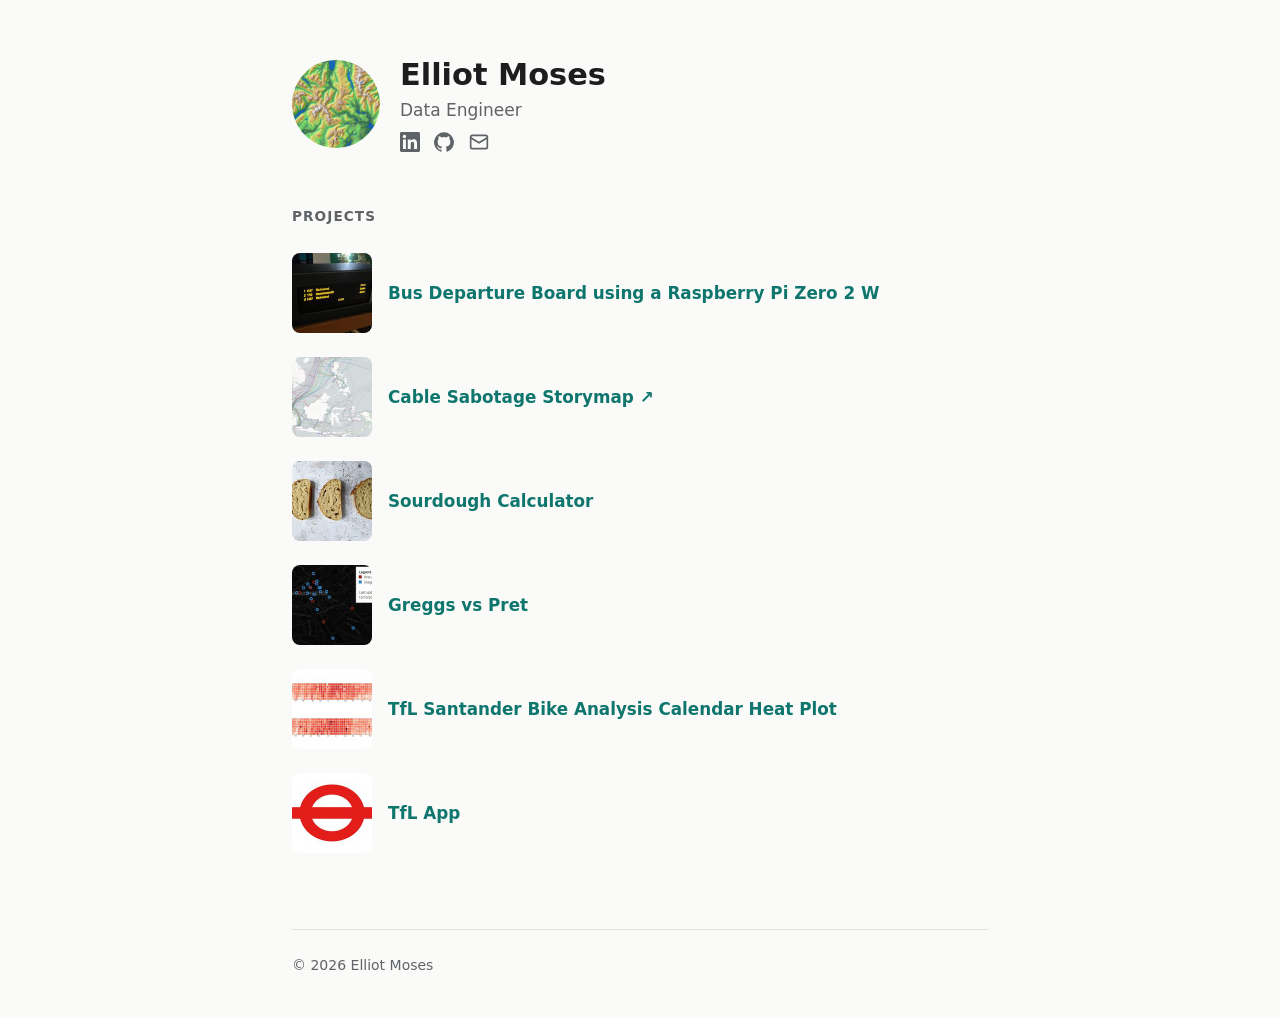
<file: index.html>
<!DOCTYPE html>
<html lang="en">
<head>
	<meta charset="utf-8">
	<meta name="viewport" content="width=device-width, initial-scale=1">
	<title>Elliot Moses</title>
	<meta name="description" content="Elliot Moses, Data Engineer: projects in spatial data, mapping and transport.">
	<link rel="stylesheet" href="style.css">
</head>
<body>

	<header class="intro">
		<div class="intro-top">
			<img class="avatar" src="images/avatar.jpg" alt="">
			<div>
				<h1>Elliot Moses</h1>
				<p class="role">Data Engineer</p>
				<ul class="icons">
					<li><a href="https://www.linkedin.com/in/elliot-moses-478712169/" aria-label="LinkedIn" title="LinkedIn"><svg viewBox="0 0 24 24" fill="currentColor" aria-hidden="true"><path d="M20.45 20.45h-3.56v-5.57c0-1.33-.02-3.04-1.85-3.04-1.85 0-2.14 1.45-2.14 2.94v5.67H9.35V9h3.41v1.56h.05c.48-.9 1.64-1.85 3.37-1.85 3.6 0 4.27 2.37 4.27 5.46v6.28zM5.34 7.43a2.06 2.06 0 1 1 0-4.13 2.06 2.06 0 0 1 0 4.13zM7.12 20.45H3.56V9h3.56v11.45zM22.22 0H1.77C.79 0 0 .77 0 1.73v20.54C0 23.23.79 24 1.77 24h20.45c.98 0 1.78-.77 1.78-1.73V1.73C24 .77 23.2 0 22.22 0z"/></svg></a></li>
					<li><a href="https://github.com/elrhmo/" aria-label="GitHub" title="GitHub"><svg viewBox="0 0 24 24" fill="currentColor" aria-hidden="true"><path d="M12 .3a12 12 0 0 0-3.8 23.38c.6.12.83-.26.83-.57L9 21.07c-3.34.72-4.04-1.61-4.04-1.61-.55-1.39-1.34-1.76-1.34-1.76-1.08-.74.09-.73.09-.73 1.2.09 1.84 1.24 1.84 1.24 1.07 1.83 2.8 1.3 3.49 1 .1-.78.42-1.31.76-1.61-2.67-.3-5.47-1.33-5.47-5.93 0-1.31.47-2.38 1.24-3.22-.14-.3-.54-1.52.1-3.18 0 0 1-.32 3.3 1.23a11.5 11.5 0 0 1 6 0c2.28-1.55 3.29-1.23 3.29-1.23.64 1.66.24 2.88.12 3.18a4.65 4.65 0 0 1 1.23 3.22c0 4.61-2.8 5.63-5.48 5.92.42.36.81 1.1.81 2.22l-.01 3.29c0 .31.2.69.82.57A12 12 0 0 0 12 .3"/></svg></a></li>
					<li><a href="mailto:elliotmoses8@gmail.com" aria-label="Email" title="elliotmoses8@gmail.com"><svg viewBox="0 0 24 24" fill="none" stroke="currentColor" stroke-width="2" stroke-linecap="round" stroke-linejoin="round" aria-hidden="true"><rect x="2" y="4" width="20" height="16" rx="2"/><path d="m22 7-10 6L2 7"/></svg></a></li>
				</ul>
			</div>
		</div>
	</header>

	<main>
		<h2 class="section-title">Projects</h2>

		<ul class="projects">
			<li>
				<a href="projects/bus-departure-board/">
					<img src="projects/bus-departure-board/thumb.jpg" alt="">
					<div>
						<h3>Bus Departure Board using a Raspberry Pi Zero 2 W</h3>
					</div>
				</a>
			</li>
			<li>
				<a href="https://elrhmo.github.io/subsea-cable-sabotage-leaflet-storymap/">
					<img src="images/storymap-thumb.jpg" alt="">
					<div>
						<h3>Cable Sabotage Storymap ↗</h3>
					</div>
				</a>
			</li>
			<li>
				<a href="projects/sourdough-calculator/">
					<img src="projects/sourdough-calculator/thumb.jpg" alt="">
					<div>
						<h3>Sourdough Calculator</h3>
					</div>
				</a>
			</li>
			<li>
				<a href="projects/greggs-vs-pret/">
					<img src="projects/greggs-vs-pret/thumb.jpg" alt="">
					<div>
						<h3>Greggs vs Pret</h3>
					</div>
				</a>
			</li>
			<li>
				<a href="projects/santander-bike-heatmap/">
					<img src="projects/santander-bike-heatmap/thumb.jpg" alt="">
					<div>
						<h3>TfL Santander Bike Analysis Calendar Heat Plot</h3>
					</div>
				</a>
			</li>
			<li>
				<a href="projects/tfl-arrivals/">
					<img src="projects/tfl-arrivals/thumb.jpg" alt="">
					<div>
						<h3>TfL App</h3>
					</div>
				</a>
			</li>
		</ul>
	</main>

	<footer class="site-footer">
		&copy; 2026 Elliot Moses
	</footer>

</body>
</html>
</file>
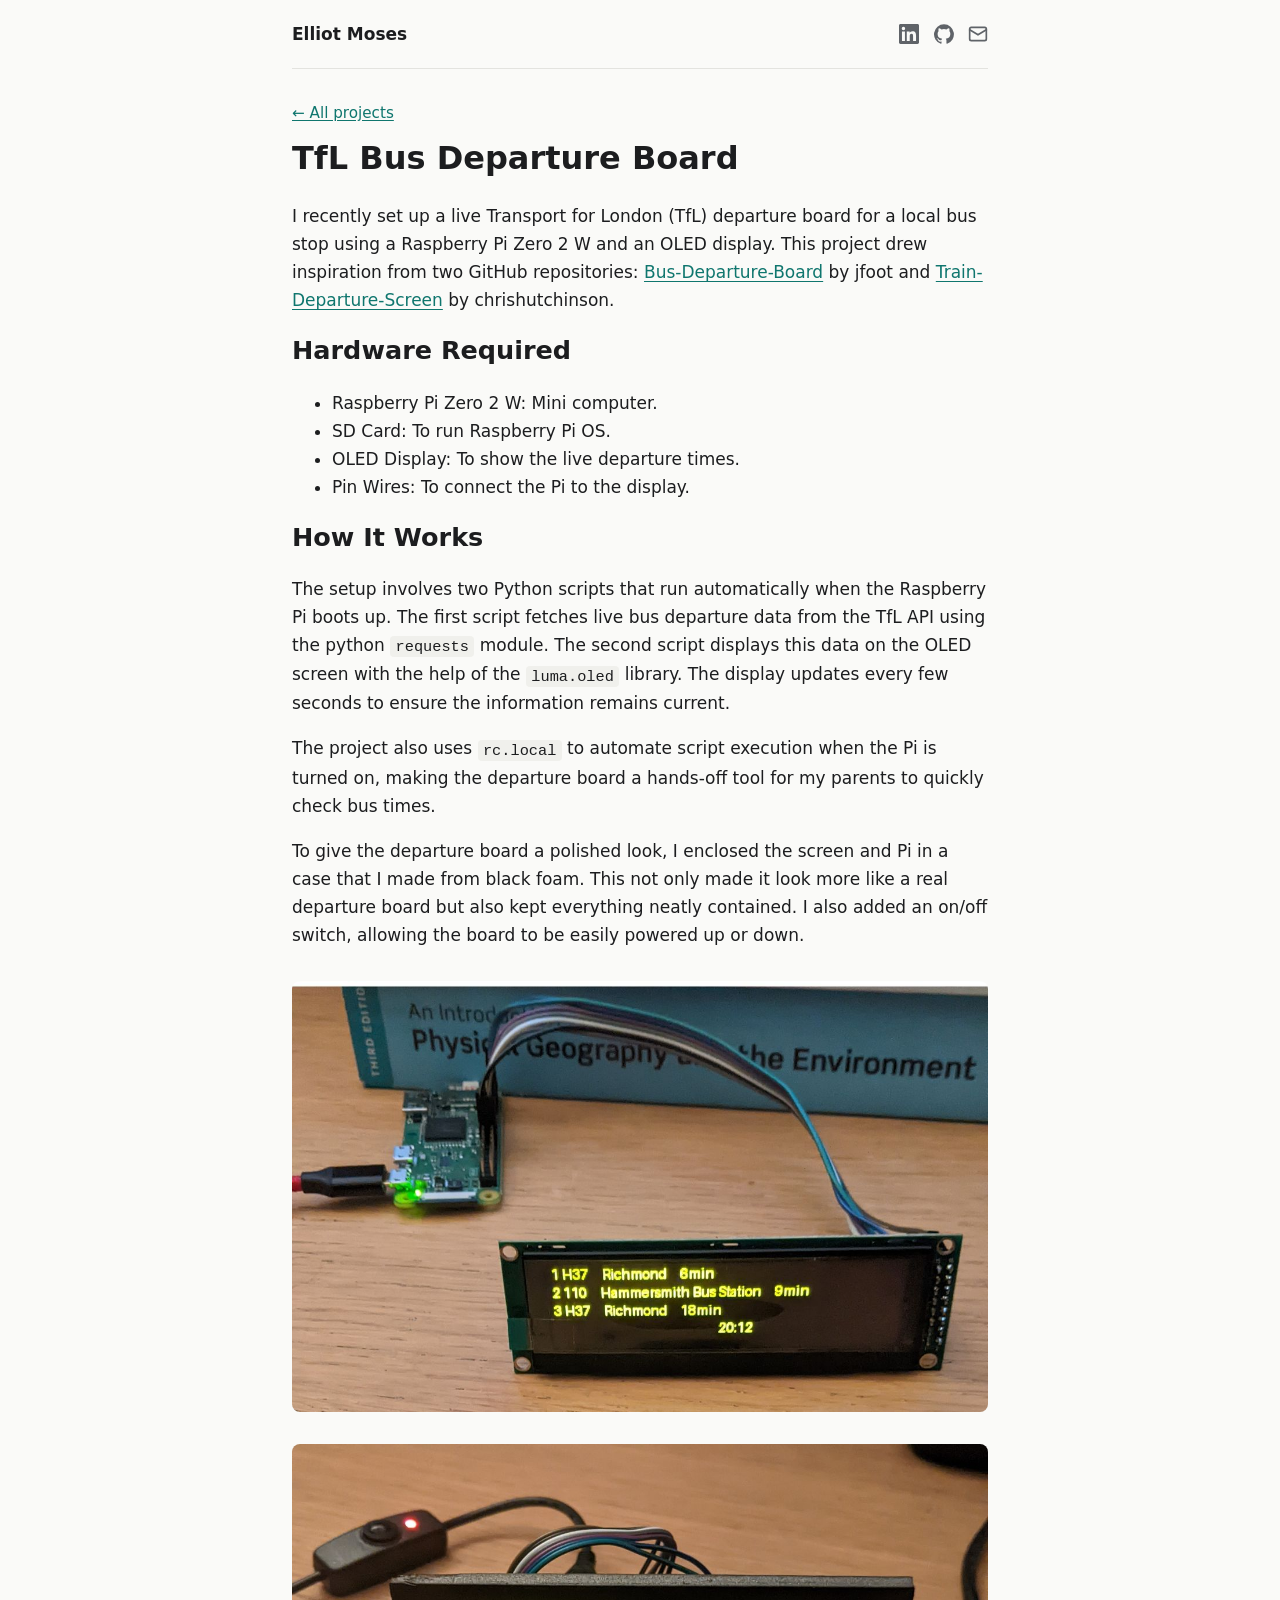
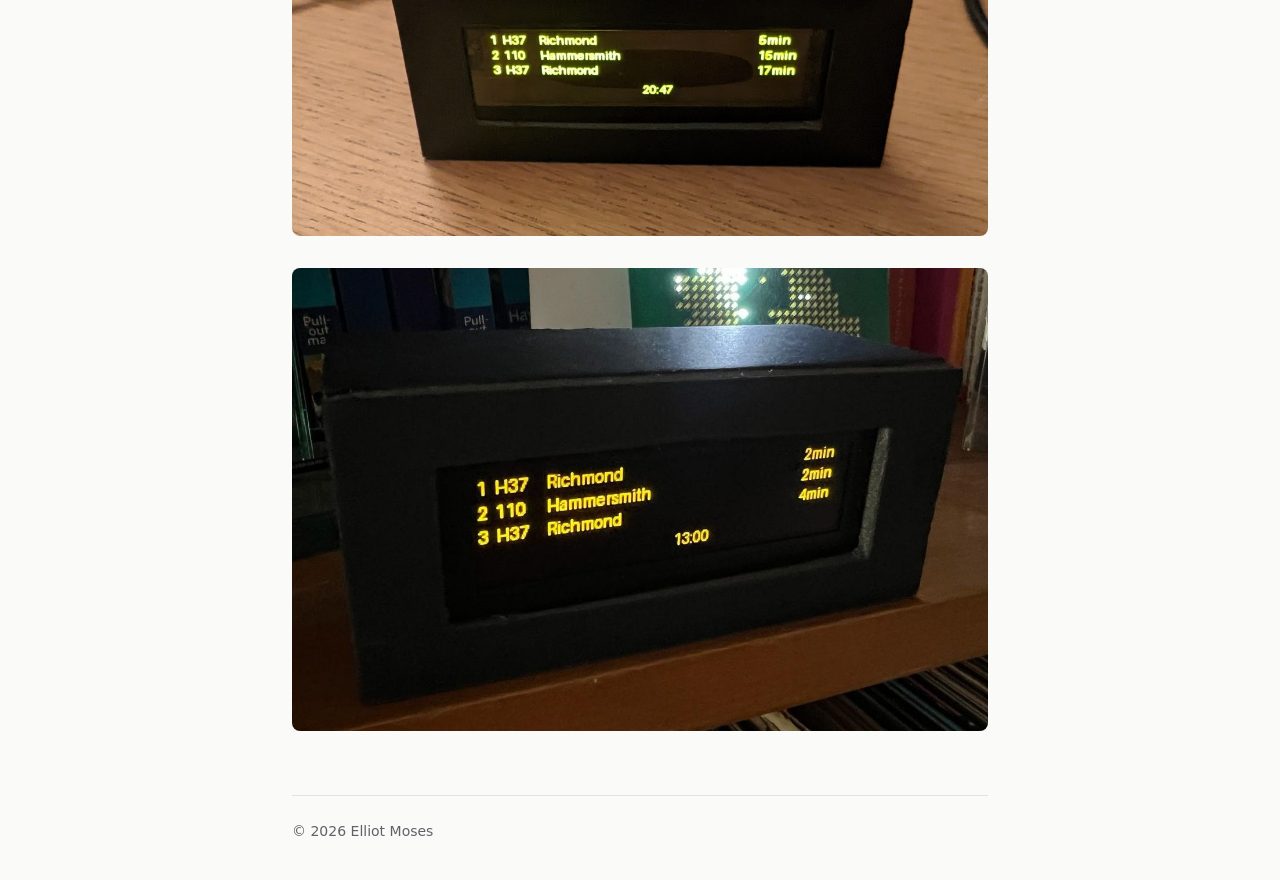
<file: projects/bus-departure-board/index.html>
<!DOCTYPE html>
<html lang="en">
<head>
	<meta charset="utf-8">
	<meta name="viewport" content="width=device-width, initial-scale=1">
	<title>TfL Bus Departure Board · Elliot Moses</title>
	<link rel="stylesheet" href="../../style.css">
</head>
<body>

	<header class="site-header">
		<a class="name" href="../../">Elliot Moses</a>
		<ul class="icons">
			<li><a href="https://www.linkedin.com/in/elliot-moses-478712169/" aria-label="LinkedIn" title="LinkedIn"><svg viewBox="0 0 24 24" fill="currentColor" aria-hidden="true"><path d="M20.45 20.45h-3.56v-5.57c0-1.33-.02-3.04-1.85-3.04-1.85 0-2.14 1.45-2.14 2.94v5.67H9.35V9h3.41v1.56h.05c.48-.9 1.64-1.85 3.37-1.85 3.6 0 4.27 2.37 4.27 5.46v6.28zM5.34 7.43a2.06 2.06 0 1 1 0-4.13 2.06 2.06 0 0 1 0 4.13zM7.12 20.45H3.56V9h3.56v11.45zM22.22 0H1.77C.79 0 0 .77 0 1.73v20.54C0 23.23.79 24 1.77 24h20.45c.98 0 1.78-.77 1.78-1.73V1.73C24 .77 23.2 0 22.22 0z"/></svg></a></li>
			<li><a href="https://github.com/elrhmo/" aria-label="GitHub" title="GitHub"><svg viewBox="0 0 24 24" fill="currentColor" aria-hidden="true"><path d="M12 .3a12 12 0 0 0-3.8 23.38c.6.12.83-.26.83-.57L9 21.07c-3.34.72-4.04-1.61-4.04-1.61-.55-1.39-1.34-1.76-1.34-1.76-1.08-.74.09-.73.09-.73 1.2.09 1.84 1.24 1.84 1.24 1.07 1.83 2.8 1.3 3.49 1 .1-.78.42-1.31.76-1.61-2.67-.3-5.47-1.33-5.47-5.93 0-1.31.47-2.38 1.24-3.22-.14-.3-.54-1.52.1-3.18 0 0 1-.32 3.3 1.23a11.5 11.5 0 0 1 6 0c2.28-1.55 3.29-1.23 3.29-1.23.64 1.66.24 2.88.12 3.18a4.65 4.65 0 0 1 1.23 3.22c0 4.61-2.8 5.63-5.48 5.92.42.36.81 1.1.81 2.22l-.01 3.29c0 .31.2.69.82.57A12 12 0 0 0 12 .3"/></svg></a></li>
			<li><a href="mailto:elliotmoses8@gmail.com" aria-label="Email" title="elliotmoses8@gmail.com"><svg viewBox="0 0 24 24" fill="none" stroke="currentColor" stroke-width="2" stroke-linecap="round" stroke-linejoin="round" aria-hidden="true"><rect x="2" y="4" width="20" height="16" rx="2"/><path d="m22 7-10 6L2 7"/></svg></a></li>
		</ul>
	</header>

	<main class="project">
		<a class="back" href="../../">&larr; All projects</a>
		<h1>TfL Bus Departure Board</h1>

		<p>I recently set up a live Transport for London (TfL) departure board for a local bus stop using a Raspberry Pi Zero 2 W and an OLED display.
			This project drew inspiration from two GitHub repositories:
			<a href="https://github.com/jfoot/Bus-Departure-Board">Bus-Departure-Board</a> by jfoot and
			<a href="https://github.com/chrishutchinson/train-departure-screen">Train-Departure-Screen</a> by chrishutchinson.</p>

		<h2>Hardware Required</h2>
		<ul>
			<li>Raspberry Pi Zero 2 W: Mini computer.</li>
			<li>SD Card: To run Raspberry Pi OS.</li>
			<li>OLED Display: To show the live departure times.</li>
			<li>Pin Wires: To connect the Pi to the display.</li>
		</ul>

		<h2>How It Works</h2>
		<p>The setup involves two Python scripts that run automatically when the Raspberry Pi boots up. The first script fetches live bus departure data from the TfL API using the python <code>requests</code> module. The second script displays this data on the OLED screen with the help of the <code>luma.oled</code> library. The display updates every few seconds to ensure the information remains current.</p>
		<p>The project also uses <code>rc.local</code> to automate script execution when the Pi is turned on, making the departure board a hands-off tool for my parents to quickly check bus times.</p>
		<p>To give the departure board a polished look, I enclosed the screen and Pi in a case that I made from black foam. This not only made it look more like a real departure board but also kept everything neatly contained. I also added an on/off switch, allowing the board to be easily powered up or down.</p>

		<figure><img src="wiring.jpg" alt="The Raspberry Pi wired to the OLED display, showing live departures"></figure>
		<figure><img src="case.jpg" alt="The finished departure board in its black foam case, with an on/off switch"></figure>
		<figure><img src="board.jpg" alt="The departure board in use, showing live departures"></figure>
	</main>

	<footer class="site-footer">
		&copy; 2026 Elliot Moses
	</footer>

</body>
</html>
</file>
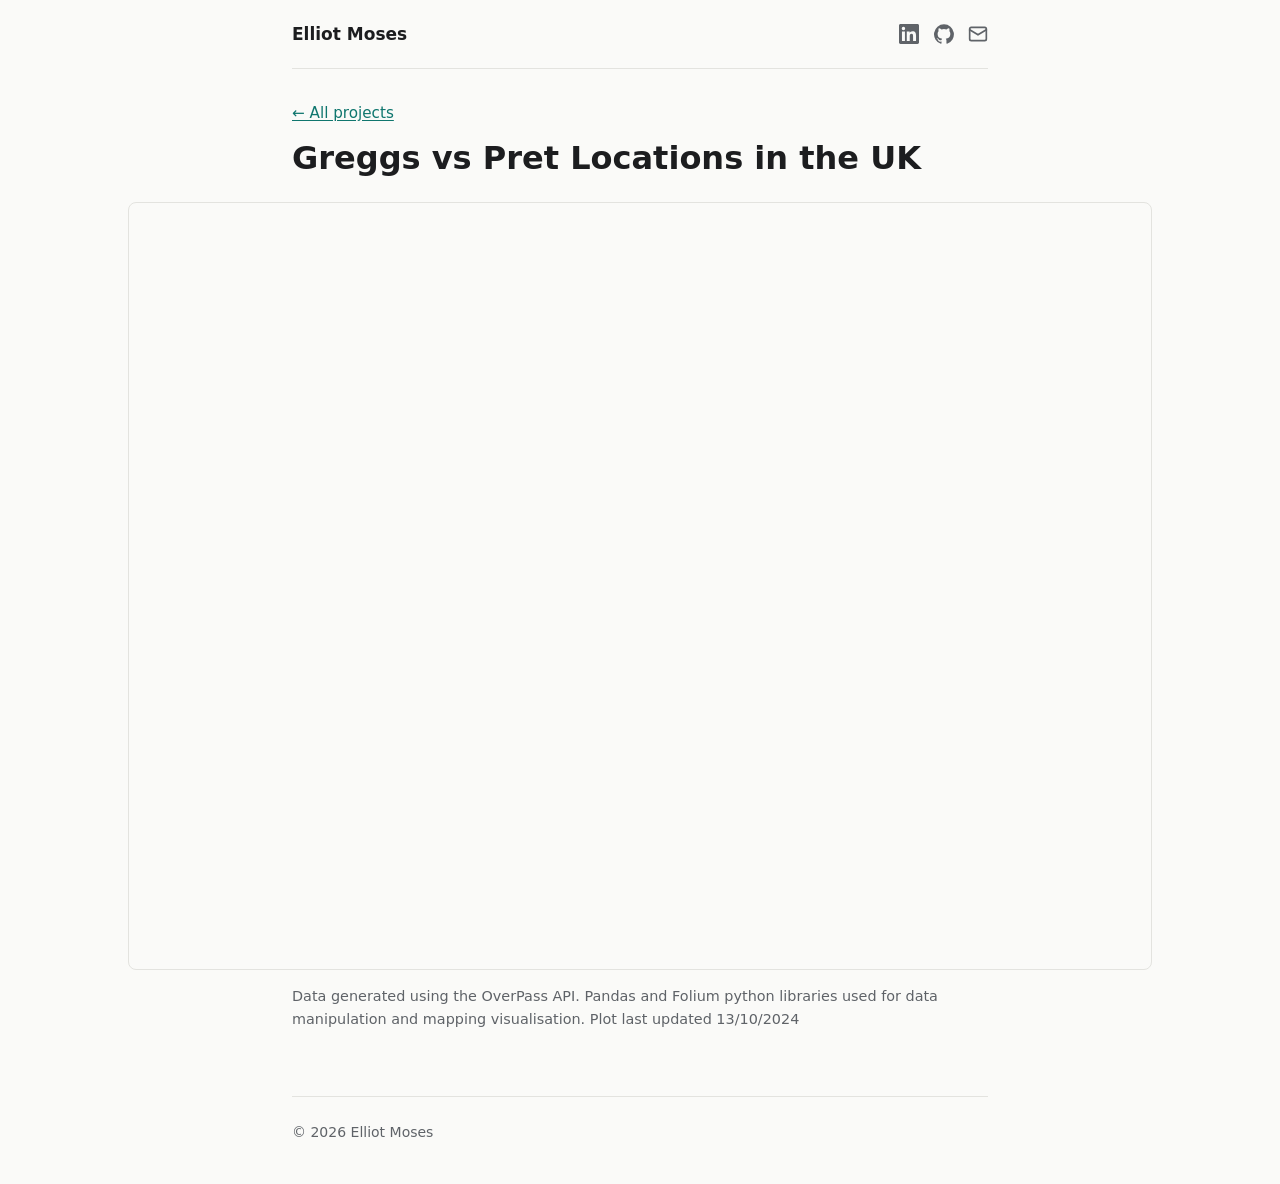
<file: projects/greggs-vs-pret/index.html>
<!DOCTYPE html>
<html lang="en">
<head>
	<meta charset="utf-8">
	<meta name="viewport" content="width=device-width, initial-scale=1">
	<title>Greggs vs Pret Locations in the UK · Elliot Moses</title>
	<link rel="stylesheet" href="../../style.css">
</head>
<body>

	<header class="site-header">
		<a class="name" href="../../">Elliot Moses</a>
		<ul class="icons">
			<li><a href="https://www.linkedin.com/in/elliot-moses-478712169/" aria-label="LinkedIn" title="LinkedIn"><svg viewBox="0 0 24 24" fill="currentColor" aria-hidden="true"><path d="M20.45 20.45h-3.56v-5.57c0-1.33-.02-3.04-1.85-3.04-1.85 0-2.14 1.45-2.14 2.94v5.67H9.35V9h3.41v1.56h.05c.48-.9 1.64-1.85 3.37-1.85 3.6 0 4.27 2.37 4.27 5.46v6.28zM5.34 7.43a2.06 2.06 0 1 1 0-4.13 2.06 2.06 0 0 1 0 4.13zM7.12 20.45H3.56V9h3.56v11.45zM22.22 0H1.77C.79 0 0 .77 0 1.73v20.54C0 23.23.79 24 1.77 24h20.45c.98 0 1.78-.77 1.78-1.73V1.73C24 .77 23.2 0 22.22 0z"/></svg></a></li>
			<li><a href="https://github.com/elrhmo/" aria-label="GitHub" title="GitHub"><svg viewBox="0 0 24 24" fill="currentColor" aria-hidden="true"><path d="M12 .3a12 12 0 0 0-3.8 23.38c.6.12.83-.26.83-.57L9 21.07c-3.34.72-4.04-1.61-4.04-1.61-.55-1.39-1.34-1.76-1.34-1.76-1.08-.74.09-.73.09-.73 1.2.09 1.84 1.24 1.84 1.24 1.07 1.83 2.8 1.3 3.49 1 .1-.78.42-1.31.76-1.61-2.67-.3-5.47-1.33-5.47-5.93 0-1.31.47-2.38 1.24-3.22-.14-.3-.54-1.52.1-3.18 0 0 1-.32 3.3 1.23a11.5 11.5 0 0 1 6 0c2.28-1.55 3.29-1.23 3.29-1.23.64 1.66.24 2.88.12 3.18a4.65 4.65 0 0 1 1.23 3.22c0 4.61-2.8 5.63-5.48 5.92.42.36.81 1.1.81 2.22l-.01 3.29c0 .31.2.69.82.57A12 12 0 0 0 12 .3"/></svg></a></li>
			<li><a href="mailto:elliotmoses8@gmail.com" aria-label="Email" title="elliotmoses8@gmail.com"><svg viewBox="0 0 24 24" fill="none" stroke="currentColor" stroke-width="2" stroke-linecap="round" stroke-linejoin="round" aria-hidden="true"><rect x="2" y="4" width="20" height="16" rx="2"/><path d="m22 7-10 6L2 7"/></svg></a></li>
		</ul>
	</header>

	<main class="project">
		<a class="back" href="../../">&larr; All projects</a>
		<h1>Greggs vs Pret Locations in the UK</h1>

		<iframe class="embed wide" src="https://elrhmo.github.io/Greggs_vs_Pret/" title="Map of Greggs and Pret locations in the UK" loading="lazy" allowfullscreen></iframe>
		<p class="note">Data generated using the OverPass API. Pandas and Folium python libraries used for data manipulation and mapping visualisation. Plot last updated 13/10/2024</p>
	</main>

	<footer class="site-footer">
		&copy; 2026 Elliot Moses
	</footer>

</body>
</html>
</file>
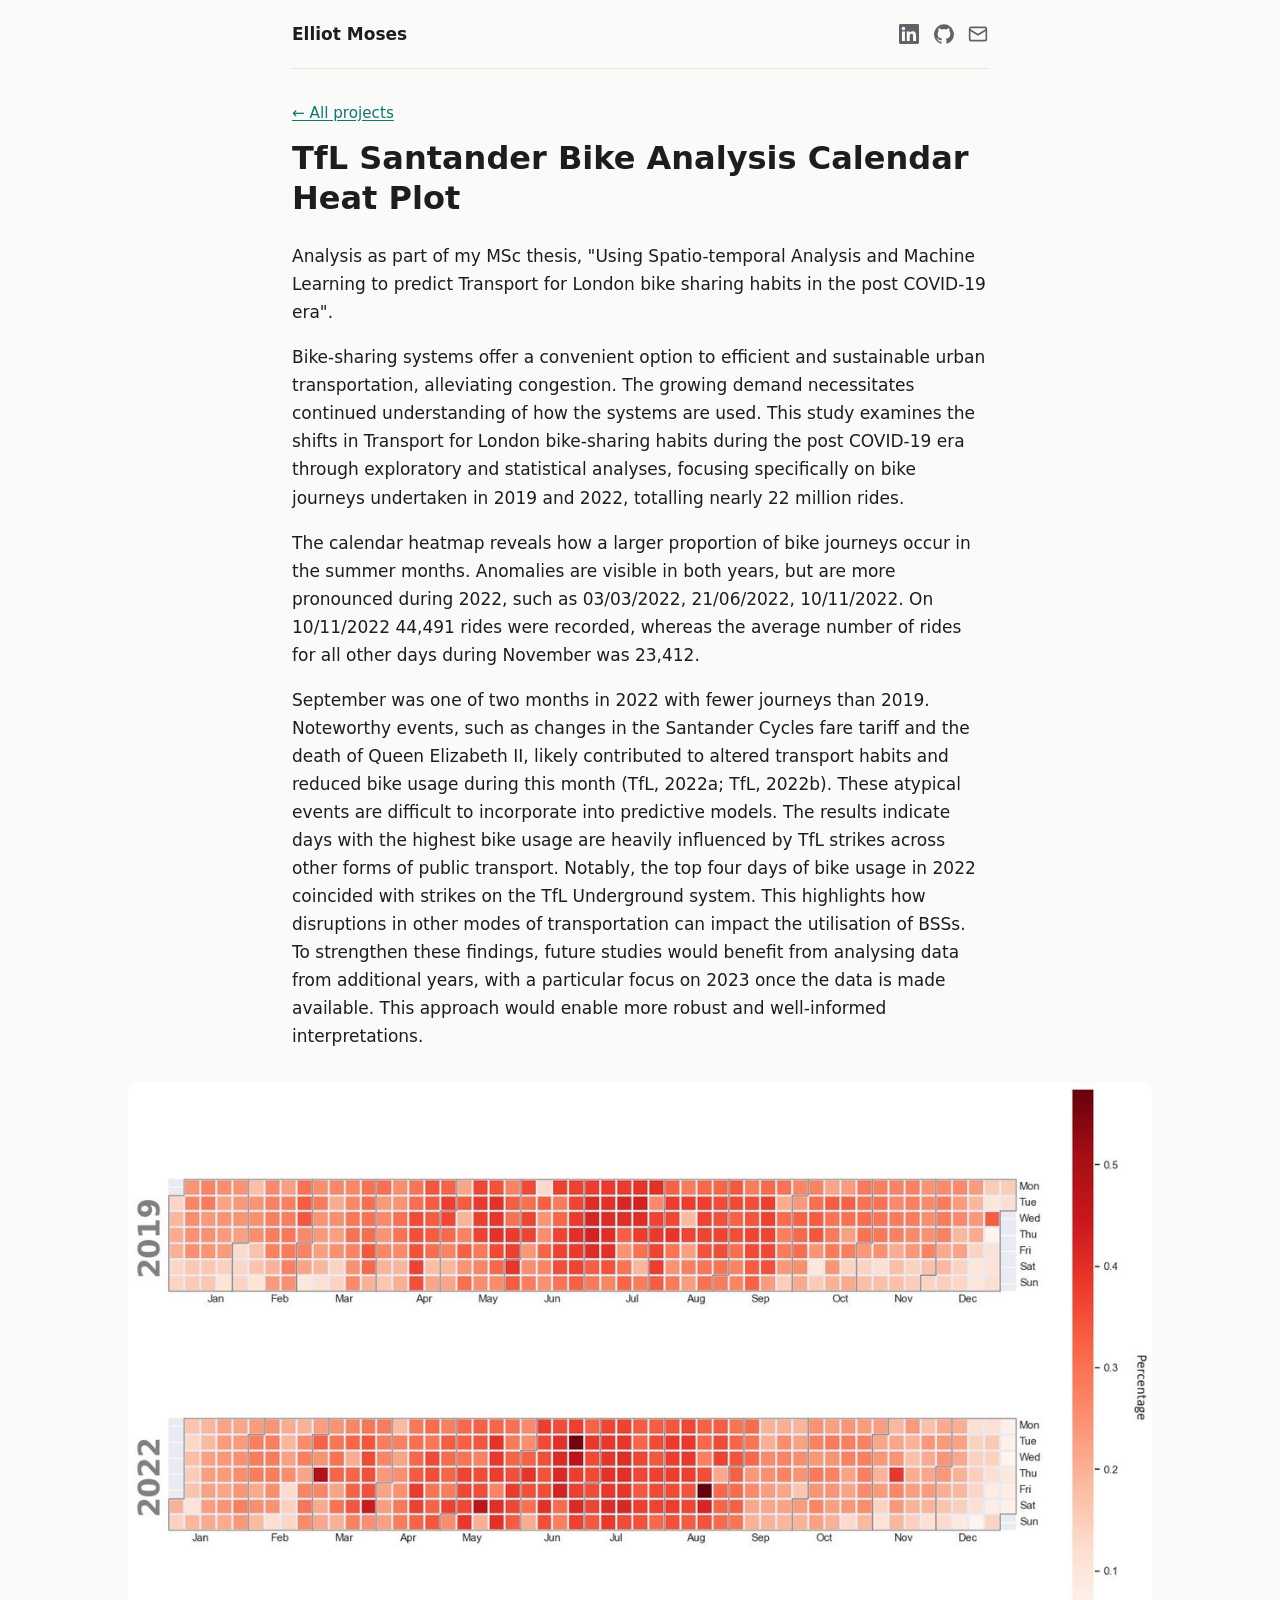
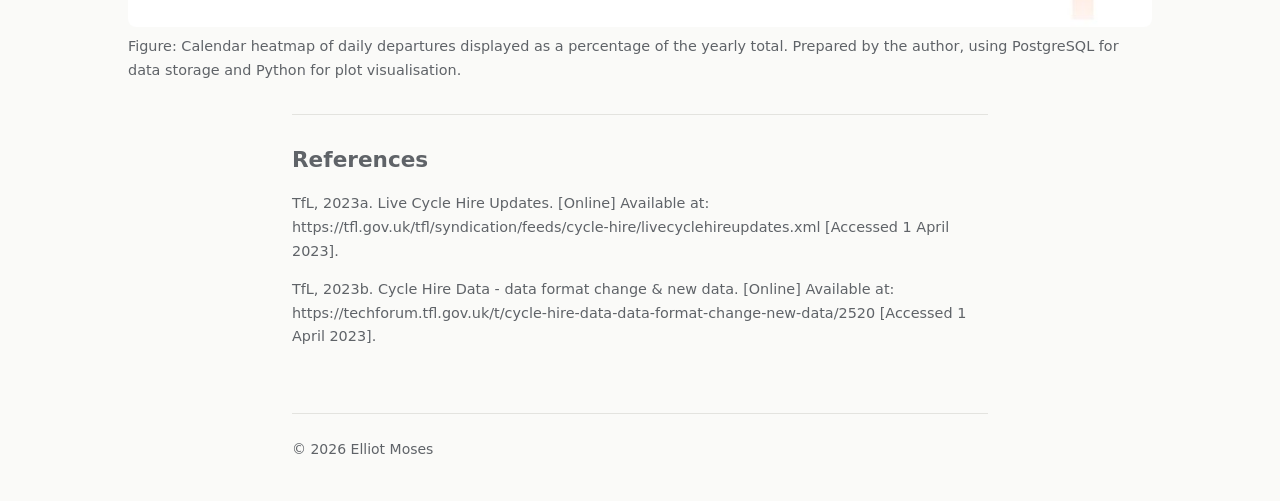
<file: projects/santander-bike-heatmap/index.html>
<!DOCTYPE html>
<html lang="en">
<head>
	<meta charset="utf-8">
	<meta name="viewport" content="width=device-width, initial-scale=1">
	<title>TfL Santander Bike Analysis Calendar Heat Plot · Elliot Moses</title>
	<link rel="stylesheet" href="../../style.css">
</head>
<body>

	<header class="site-header">
		<a class="name" href="../../">Elliot Moses</a>
		<ul class="icons">
			<li><a href="https://www.linkedin.com/in/elliot-moses-478712169/" aria-label="LinkedIn" title="LinkedIn"><svg viewBox="0 0 24 24" fill="currentColor" aria-hidden="true"><path d="M20.45 20.45h-3.56v-5.57c0-1.33-.02-3.04-1.85-3.04-1.85 0-2.14 1.45-2.14 2.94v5.67H9.35V9h3.41v1.56h.05c.48-.9 1.64-1.85 3.37-1.85 3.6 0 4.27 2.37 4.27 5.46v6.28zM5.34 7.43a2.06 2.06 0 1 1 0-4.13 2.06 2.06 0 0 1 0 4.13zM7.12 20.45H3.56V9h3.56v11.45zM22.22 0H1.77C.79 0 0 .77 0 1.73v20.54C0 23.23.79 24 1.77 24h20.45c.98 0 1.78-.77 1.78-1.73V1.73C24 .77 23.2 0 22.22 0z"/></svg></a></li>
			<li><a href="https://github.com/elrhmo/" aria-label="GitHub" title="GitHub"><svg viewBox="0 0 24 24" fill="currentColor" aria-hidden="true"><path d="M12 .3a12 12 0 0 0-3.8 23.38c.6.12.83-.26.83-.57L9 21.07c-3.34.72-4.04-1.61-4.04-1.61-.55-1.39-1.34-1.76-1.34-1.76-1.08-.74.09-.73.09-.73 1.2.09 1.84 1.24 1.84 1.24 1.07 1.83 2.8 1.3 3.49 1 .1-.78.42-1.31.76-1.61-2.67-.3-5.47-1.33-5.47-5.93 0-1.31.47-2.38 1.24-3.22-.14-.3-.54-1.52.1-3.18 0 0 1-.32 3.3 1.23a11.5 11.5 0 0 1 6 0c2.28-1.55 3.29-1.23 3.29-1.23.64 1.66.24 2.88.12 3.18a4.65 4.65 0 0 1 1.23 3.22c0 4.61-2.8 5.63-5.48 5.92.42.36.81 1.1.81 2.22l-.01 3.29c0 .31.2.69.82.57A12 12 0 0 0 12 .3"/></svg></a></li>
			<li><a href="mailto:elliotmoses8@gmail.com" aria-label="Email" title="elliotmoses8@gmail.com"><svg viewBox="0 0 24 24" fill="none" stroke="currentColor" stroke-width="2" stroke-linecap="round" stroke-linejoin="round" aria-hidden="true"><rect x="2" y="4" width="20" height="16" rx="2"/><path d="m22 7-10 6L2 7"/></svg></a></li>
		</ul>
	</header>

	<main class="project">
		<a class="back" href="../../">&larr; All projects</a>
		<h1>TfL Santander Bike Analysis Calendar Heat Plot</h1>

		<p>Analysis as part of my MSc thesis, "Using Spatio-temporal Analysis and Machine Learning to predict Transport for London bike sharing habits in the post COVID-19 era".</p>
		<p>Bike-sharing systems offer a convenient option to efficient and sustainable urban transportation,
			alleviating congestion. The growing demand necessitates continued understanding of how the systems
			are used. This study examines the shifts in Transport for London bike-sharing habits during the post
			COVID-19 era through exploratory and statistical analyses, focusing specifically on bike journeys
			undertaken in 2019 and 2022, totalling nearly 22 million rides.</p>
		<p>The calendar heatmap reveals how a larger proportion of bike journeys occur in the summer
			months. Anomalies are visible in both years, but are more pronounced during 2022, such as
			03/03/2022, 21/06/2022, 10/11/2022. On 10/11/2022 44,491 rides were recorded, whereas the
			average number of rides for all other days during November was 23,412.</p>
		<p>September was one of two months in 2022 with fewer journeys than 2019. Noteworthy events, such as changes
			in the Santander Cycles fare tariff and the death of Queen Elizabeth II, likely contributed to altered transport
			habits and reduced bike usage during this month (TfL, 2022a; TfL, 2022b). These atypical events are difficult to
			incorporate into predictive models. The results indicate days with the highest bike usage are heavily influenced
			by TfL strikes across other forms of public transport. Notably, the top four days of bike usage in 2022 coincided
			with strikes on the TfL Underground system. This highlights how disruptions in other modes of transportation can
			impact the utilisation of BSSs. To strengthen these findings, future studies would benefit from analysing data from
			additional years, with a particular focus on 2023 once the data is made available. This approach would enable more
			robust and well-informed interpretations.</p>

		<figure class="wide">
			<img src="heatmap.jpg" alt="Calendar heatmap of daily Santander Cycles departures in 2019 and 2022">
			<figcaption>Figure: Calendar heatmap of daily departures displayed as a percentage of the yearly total. Prepared by the author, using PostgreSQL for data storage and Python for plot visualisation.</figcaption>
		</figure>

		<hr>
		<section class="references">
			<h2>References</h2>
			<p>TfL, 2023a. Live Cycle Hire Updates. [Online]
				Available at: https://tfl.gov.uk/tfl/syndication/feeds/cycle-hire/livecyclehireupdates.xml
				[Accessed 1 April 2023].</p>
			<p>TfL, 2023b. Cycle Hire Data - data format change &amp; new data. [Online]
				Available at: https://techforum.tfl.gov.uk/t/cycle-hire-data-data-format-change-new-data/2520
				[Accessed 1 April 2023].</p>
		</section>
	</main>

	<footer class="site-footer">
		&copy; 2026 Elliot Moses
	</footer>

</body>
</html>
</file>
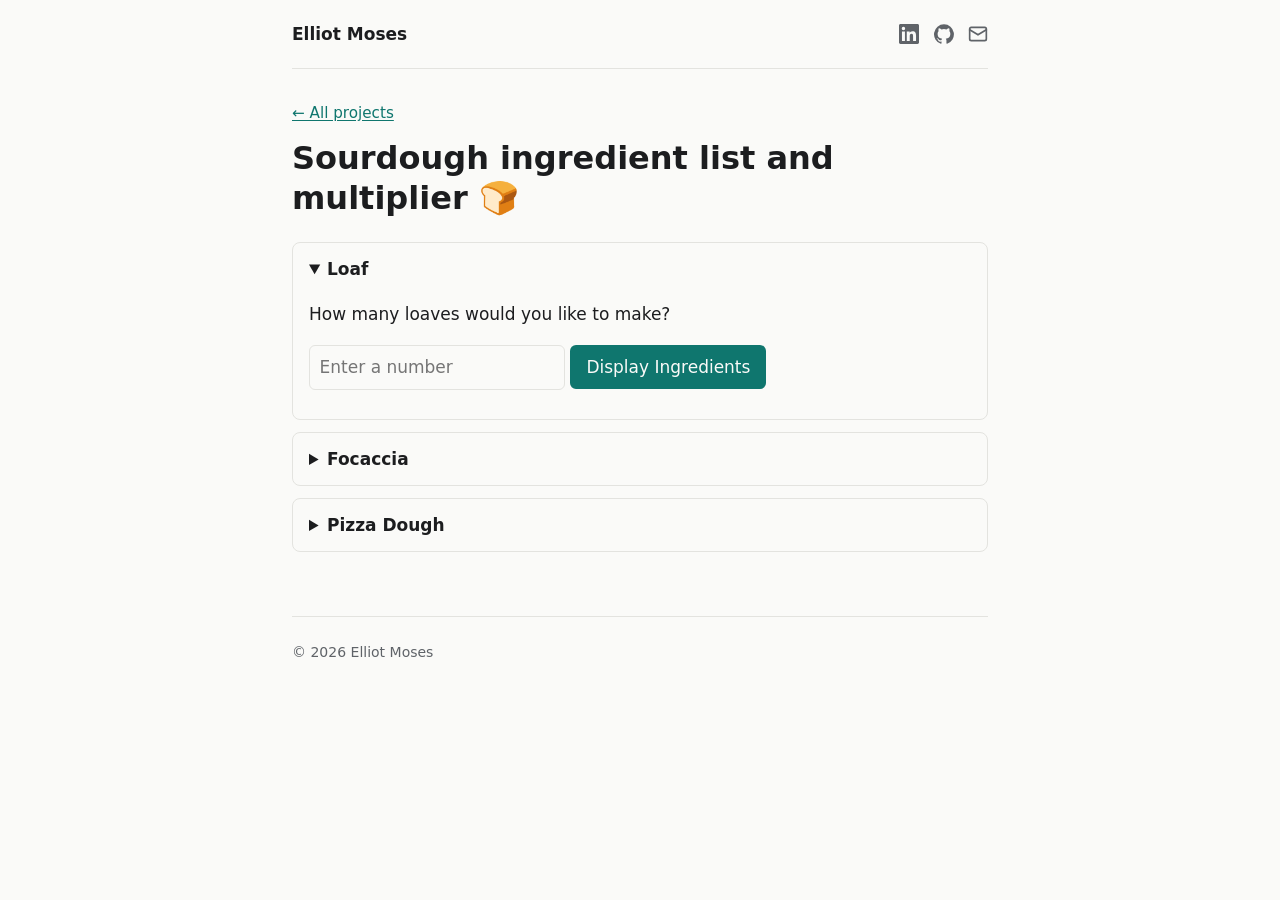
<file: projects/sourdough-calculator/index.html>
<!DOCTYPE html>
<html lang="en">
<head>
	<meta charset="utf-8">
	<meta name="viewport" content="width=device-width, initial-scale=1">
	<title>Sourdough ingredient list and multiplier 🍞 · Elliot Moses</title>
	<link rel="stylesheet" href="../../style.css">
</head>
<body>

	<header class="site-header">
		<a class="name" href="../../">Elliot Moses</a>
		<ul class="icons">
			<li><a href="https://www.linkedin.com/in/elliot-moses-478712169/" aria-label="LinkedIn" title="LinkedIn"><svg viewBox="0 0 24 24" fill="currentColor" aria-hidden="true"><path d="M20.45 20.45h-3.56v-5.57c0-1.33-.02-3.04-1.85-3.04-1.85 0-2.14 1.45-2.14 2.94v5.67H9.35V9h3.41v1.56h.05c.48-.9 1.64-1.85 3.37-1.85 3.6 0 4.27 2.37 4.27 5.46v6.28zM5.34 7.43a2.06 2.06 0 1 1 0-4.13 2.06 2.06 0 0 1 0 4.13zM7.12 20.45H3.56V9h3.56v11.45zM22.22 0H1.77C.79 0 0 .77 0 1.73v20.54C0 23.23.79 24 1.77 24h20.45c.98 0 1.78-.77 1.78-1.73V1.73C24 .77 23.2 0 22.22 0z"/></svg></a></li>
			<li><a href="https://github.com/elrhmo/" aria-label="GitHub" title="GitHub"><svg viewBox="0 0 24 24" fill="currentColor" aria-hidden="true"><path d="M12 .3a12 12 0 0 0-3.8 23.38c.6.12.83-.26.83-.57L9 21.07c-3.34.72-4.04-1.61-4.04-1.61-.55-1.39-1.34-1.76-1.34-1.76-1.08-.74.09-.73.09-.73 1.2.09 1.84 1.24 1.84 1.24 1.07 1.83 2.8 1.3 3.49 1 .1-.78.42-1.31.76-1.61-2.67-.3-5.47-1.33-5.47-5.93 0-1.31.47-2.38 1.24-3.22-.14-.3-.54-1.52.1-3.18 0 0 1-.32 3.3 1.23a11.5 11.5 0 0 1 6 0c2.28-1.55 3.29-1.23 3.29-1.23.64 1.66.24 2.88.12 3.18a4.65 4.65 0 0 1 1.23 3.22c0 4.61-2.8 5.63-5.48 5.92.42.36.81 1.1.81 2.22l-.01 3.29c0 .31.2.69.82.57A12 12 0 0 0 12 .3"/></svg></a></li>
			<li><a href="mailto:elliotmoses8@gmail.com" aria-label="Email" title="elliotmoses8@gmail.com"><svg viewBox="0 0 24 24" fill="none" stroke="currentColor" stroke-width="2" stroke-linecap="round" stroke-linejoin="round" aria-hidden="true"><rect x="2" y="4" width="20" height="16" rx="2"/><path d="m22 7-10 6L2 7"/></svg></a></li>
		</ul>
	</header>

	<main class="project">
		<a class="back" href="../../">&larr; All projects</a>
		<h1>Sourdough ingredient list and multiplier 🍞</h1>

		<details open>
			<summary>Loaf</summary>
			<p><label for="loaf-multiplier">How many loaves would you like to make?</label></p>
			<input type="number" id="loaf-multiplier" placeholder="Enter a number">
			<button onclick="dough_multiplier(loafType,loafIngredients)">Display Ingredients</button>
			<p id="loaf-ingredients-list"></p>
			<p id="loaf-water-value"></p>
			<p id="loaf-salt-value"></p>
			<p id="loaf-sourdough-value"></p>
			<p id="loaf-white-value"></p>
			<p id="loaf-wholemeal-value"></p>
		</details>
		<details>
			<summary>Focaccia</summary>
			<p><label for="focaccia-multiplier">How many focaccia would you like to make?</label></p>
			<input type="number" id="focaccia-multiplier" placeholder="Enter a number">
			<button onclick="dough_multiplier(focacciaType,focacciaIngredients)">Display Ingredients</button>
			<p id="focaccia-ingredients-list"></p>
			<p id="focaccia-water-value"></p>
			<p id="focaccia-salt-value"></p>
			<p id="focaccia-sourdough-value"></p>
			<p id="focaccia-white-value"></p>
			<p id="focaccia-wholemeal-value"></p>
		</details>
		<details>
			<summary>Pizza Dough</summary>
			<p><label for="pizza-multiplier">How many pizza dough balls would you like to make? Dough balls are 230 g</label></p>
			<input type="number" id="pizza-multiplier" placeholder="Enter a number">
			<button onclick="dough_multiplier(pizzaType,pizzaIngredients)">Display Ingredients</button>
			<p id="pizza-ingredients-list"></p>
			<p id="pizza-water-value"></p>
			<p id="pizza-salt-value"></p>
			<p id="pizza-sourdough-value"></p>
			<p id="pizza-white-value"></p>
			<p id="pizza-wholemeal-value"></p>
		</details>
	</main>

	<footer class="site-footer">
		&copy; 2026 Elliot Moses
	</footer>

<script>
        console.log("test")

        // variables
        //***********************************************
        let water = 300
        let salt = 11
        let sourdoughStarter = 150
        let whiteBreadFlour = 400
        let wholemealBreadFlour = 100

        let focacciaType = "focaccia"
        let loafType = "loaf"
        let pizzaType = "pizza"

        //objects
        //***********************************************
        let loafIngredients = {
            water: 300,
            salt: 11,
            starter: 150,
            flour: {
                white: 400,
                wholemeal: 100
            }
        };

        let focacciaIngredients = {
            water: 350,
            salt: 11,
            starter: 150,
            flour: {
                white: 500,
                wholemeal: 0
            }
        };

        let pizzaIngredients = {
            water: 71.91,
            salt: 3.5,
            starter: 28,
            flour: {
                white:  126.9,
                wholemeal: 0
            }
        };

        //functions
        //*********************************************** 
        // function dough_multiplier() {
        //     let multiplerValue = document.getElementById("multiplier").value
        //     //console.log(multiplerValue)
        //     //console.log(water)
        //     //console.log("Water: ", water * multiplerValue + " ml")
        //     let waterM = "- Water: "+ (loafIngredients.water * multiplerValue) + " ml"
        //     let saltM = "- Salt: "+ (loafIngredients.salt * multiplerValue) + " g"
        //     let sourdoughM = "- Sourdough starter: "+ (loafIngredients.starter * multiplerValue) + " g"
        //     let whiteM = "- White bread flour: "+ (loafIngredients.flour.white * multiplerValue) + " g"
        //     let wholemealM = "- Wholemeal bread flour: "+ (loafIngredients.flour.wholemeal * multiplerValue) + " g"
        //     document.getElementById("water-value").textContent = waterM
        //     document.getElementById("salt-value").textContent = saltM 
        //     document.getElementById("sourdough-value").textContent = sourdoughM
        //     document.getElementById("white-value").textContent = whiteM
        //     document.getElementById("wholemeal-value").textContent = wholemealM
        // }

        // dough_multiplier() function takes two parameters
        //  1). doughType
        //  2). ingredientObject
        function dough_multiplier(doughType, ingredientObject) {
            let multiplerValue = document.getElementById(doughType+"-multiplier").value
            //console.log(multiplerValue)
            //console.log(water)
            //console.log("Water: ", water * multiplerValue + " ml")
            //console.log(ingredientObject.water)
            let waterM = "- Water: "+ (ingredientObject.water * multiplerValue) + " ml"
            let saltM = "- Salt: "+ (ingredientObject.salt * multiplerValue) + " g"
            let sourdoughM = "- Sourdough starter: "+ (ingredientObject.starter * multiplerValue) + " g"
            let whiteM = "- White bread flour: "+ (ingredientObject.flour.white * multiplerValue) + " g"
            let wholemealM = "- Wholemeal bread flour: "+ (ingredientObject.flour.wholemeal * multiplerValue) + " g"
            document.getElementById(doughType+"-water-value").textContent = waterM
            document.getElementById(doughType+"-salt-value").textContent = saltM 
            document.getElementById(doughType+"-sourdough-value").textContent = sourdoughM
            document.getElementById(doughType+"-white-value").textContent = whiteM
            document.getElementById(doughType+"-wholemeal-value").textContent = wholemealM
        }
    </script>

</body>
</html>
</file>
<file: style.css>
/* Elliot Moses — site styles */

:root {
  --bg: #fafaf8;
  --text: #1c1d1f;
  --muted: #5f6368;
  --border: #e3e3df;
  --surface: #f0f0ec;
  --accent: #0f766e;
  --accent-hover: #0b5a54;
  color-scheme: light;
}

@media (prefers-color-scheme: dark) {
  :root {
    --bg: #151716;
    --text: #e6e7e5;
    --muted: #9ea3a6;
    --border: #2c302e;
    --surface: #1f2221;
    --accent: #5cc8bd;
    --accent-hover: #8adcd3;
    color-scheme: dark;
  }
}

*,
*::before,
*::after {
  box-sizing: border-box;
}

body {
  margin: 0 auto;
  max-width: 46rem;
  padding: 0 1.25rem;
  background: var(--bg);
  color: var(--text);
  font-family: system-ui, -apple-system, "Segoe UI", Roboto, "Helvetica Neue", Arial, sans-serif;
  font-size: 1.0625rem;
  line-height: 1.65;
}

a {
  color: var(--accent);
  text-underline-offset: 0.15em;
}

a:hover {
  color: var(--accent-hover);
}

h1,
h2,
h3 {
  line-height: 1.25;
}

img {
  max-width: 100%;
  height: auto;
}

hr {
  border: 0;
  border-top: 1px solid var(--border);
  margin: 2rem 0;
}

code {
  background: var(--surface);
  padding: 0.1em 0.35em;
  border-radius: 4px;
  font-size: 0.9em;
}

/* Social icons */

.icons {
  display: flex;
  gap: 0.9rem;
  list-style: none;
  margin: 0;
  padding: 0;
}

.icons a {
  display: block;
  color: var(--muted);
}

.icons a:hover {
  color: var(--accent);
}

.icons svg {
  display: block;
  width: 1.25rem;
  height: 1.25rem;
}

/* Slim header (project pages) */

.site-header {
  display: flex;
  align-items: center;
  justify-content: space-between;
  gap: 1rem;
  padding: 1.25rem 0;
  border-bottom: 1px solid var(--border);
}

.site-header .name {
  color: var(--text);
  font-weight: 600;
  text-decoration: none;
}

.site-header .name:hover {
  color: var(--accent);
}

/* Home intro */

.intro {
  padding: 3.5rem 0 1rem;
}

.intro-top {
  display: flex;
  align-items: center;
  gap: 1.25rem;
}

.avatar {
  width: 88px;
  height: 88px;
  border-radius: 50%;
  flex-shrink: 0;
}

.intro h1 {
  margin: 0;
  font-size: 1.9rem;
}

.intro .role {
  margin: 0.15rem 0 0.5rem;
  color: var(--muted);
}

/* Section headings */

.section-title {
  margin: 2.5rem 0 1rem;
  font-size: 0.85rem;
  font-weight: 600;
  letter-spacing: 0.08em;
  text-transform: uppercase;
  color: var(--muted);
}

/* Project list */

.projects {
  list-style: none;
  margin: 0;
  padding: 0;
}

.projects a {
  display: flex;
  align-items: center;
  gap: 1rem;
  margin: 0 -0.75rem;
  padding: 0.75rem;
  border-radius: 10px;
  color: inherit;
  text-decoration: none;
}

.projects a:hover {
  background: var(--surface);
}

.projects img {
  width: 80px;
  height: 80px;
  border-radius: 8px;
  flex-shrink: 0;
  object-fit: cover;
}

.projects h3 {
  margin: 0;
  font-size: 1.05rem;
  color: var(--accent);
}

.projects a:hover h3 {
  color: var(--accent-hover);
}

.projects p {
  margin: 0.2rem 0 0;
  color: var(--muted);
  font-size: 0.95rem;
  line-height: 1.5;
}

/* Project pages */

.back {
  display: inline-block;
  margin-top: 2rem;
  font-size: 0.95rem;
}

.project h1 {
  margin: 0.75rem 0 1.5rem;
  font-size: 2rem;
}

.project figure {
  margin-block: 2rem;
  margin-inline: 0;
}

.project figure img {
  display: block;
  border-radius: 8px;
}

.project figcaption {
  margin-top: 0.5rem;
  color: var(--muted);
  font-size: 0.9rem;
}

.embed {
  display: block;
  width: 100%;
  aspect-ratio: 4 / 3;
  border: 1px solid var(--border);
  border-radius: 8px;
}

/* Break out of the text column for maps and embeds */
.project .wide {
  width: min(64rem, 100vw - 2.5rem);
  margin-left: 50%;
  transform: translateX(-50%);
}

#map {
  height: 420px;
  margin-block: 2rem;
  border: 1px solid var(--border);
  border-radius: 8px;
}

.arrivals {
  margin: 0.5rem 0 1.25rem;
  font-size: 0.95rem;
}

.note,
.references {
  color: var(--muted);
  font-size: 0.9rem;
}

.references p {
  overflow-wrap: anywhere;
}

/* Forms and buttons (apps) */

button,
input {
  font: inherit;
}

button {
  padding: 0.5rem 1rem;
  border: 0;
  border-radius: 6px;
  background: var(--accent);
  color: var(--bg);
  cursor: pointer;
}

button:hover {
  background: var(--accent-hover);
}

input {
  width: 100%;
  max-width: 16rem;
  padding: 0.45rem 0.6rem;
  border: 1px solid var(--border);
  border-radius: 6px;
  background: var(--bg);
  color: var(--text);
}

details {
  margin: 0.75rem 0;
  padding: 0.75rem 1rem;
  border: 1px solid var(--border);
  border-radius: 8px;
}

summary {
  font-weight: 600;
  cursor: pointer;
}

/* Footer */

.site-footer {
  margin-top: 4rem;
  padding: 1.5rem 0 2.5rem;
  border-top: 1px solid var(--border);
  color: var(--muted);
  font-size: 0.875rem;
}
</file>
